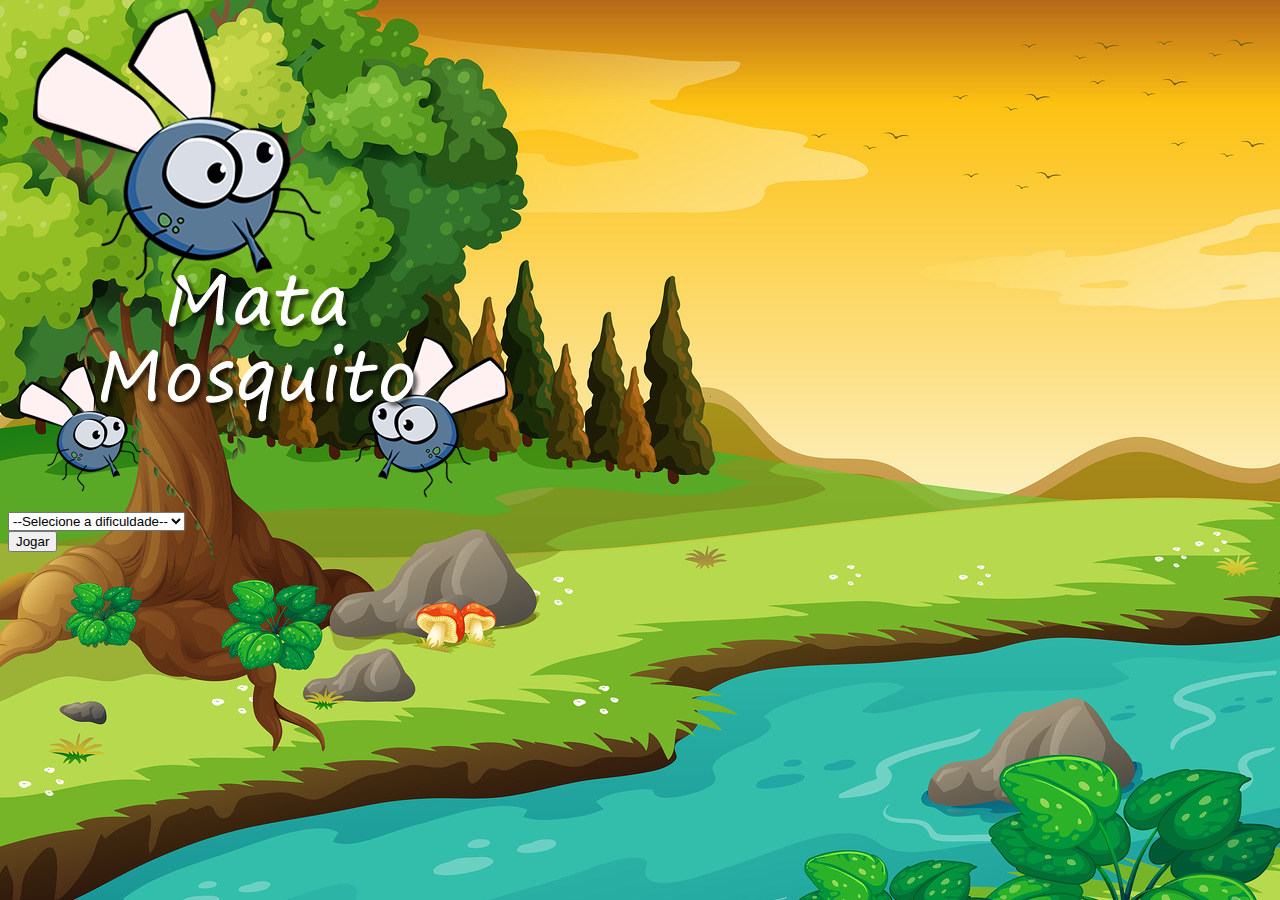
<file: index.html>
<!DOCTYPE html>
<html lang="en">
  <head>
    <meta charset="UTF-8" />
    <meta name="viewport" content="width=device-width, initial-scale=1.0" />
    <title>Document</title>
    <link
      rel="stylesheet"
      href="https://cdn.jsdelivr.net/npm/bootstrap@4.6.2/dist/css/bootstrap.min.css"
      integrity="sha384-xOolHFLEh07PJGoPkLv1IbcEPTNtaed2xpHsD9ESMhqIYd0nLMwNLD69Npy4HI+N"
      crossorigin="anonymous"
    />
    <link rel="stylesheet" href="style.css" />
  </head>
  <body>
    <div class="container">
      <div class="row">
        <div class="col">
          <div class="d-flex justify-content-center">
            <img src="img/game.png" alt="" />
          </div>
        </div>
      </div>
      <div class="row mt-5">
        <div class="col">
          <div class="d-flex justify-content-center">
            <div class="mb-2">
              <select class="form-control" id="nivel">
                <option value="">--Selecione a dificuldade--</option>
                <option value="medio">Medio</option>
                <option value="dificil">Dificil</option>
                <option value="chucknorris">Chuck Norris</option>
              </select>
            </div>
          </div>
        </div>
      </div>
      <div class="row">
        <div class="col">
          <div class="d-flex justify-content-center">
            <button
              type="button"
              class="btn btn-lg btn-danger"
              onclick="iniciarJogo()"
            >
              Jogar
            </button>
          </div>
        </div>
      </div>
    </div>
    <script>
      function iniciarJogo() {
        var nivel = document.getElementById("nivel").value;

        if (nivel === "") {
          document.getElementById('nivel').classList.add("is-invalid");
        } else {
          window.location.href = "jogo.html?" + nivel;
        }
      }
    </script>
  </body>
</html>
</file>
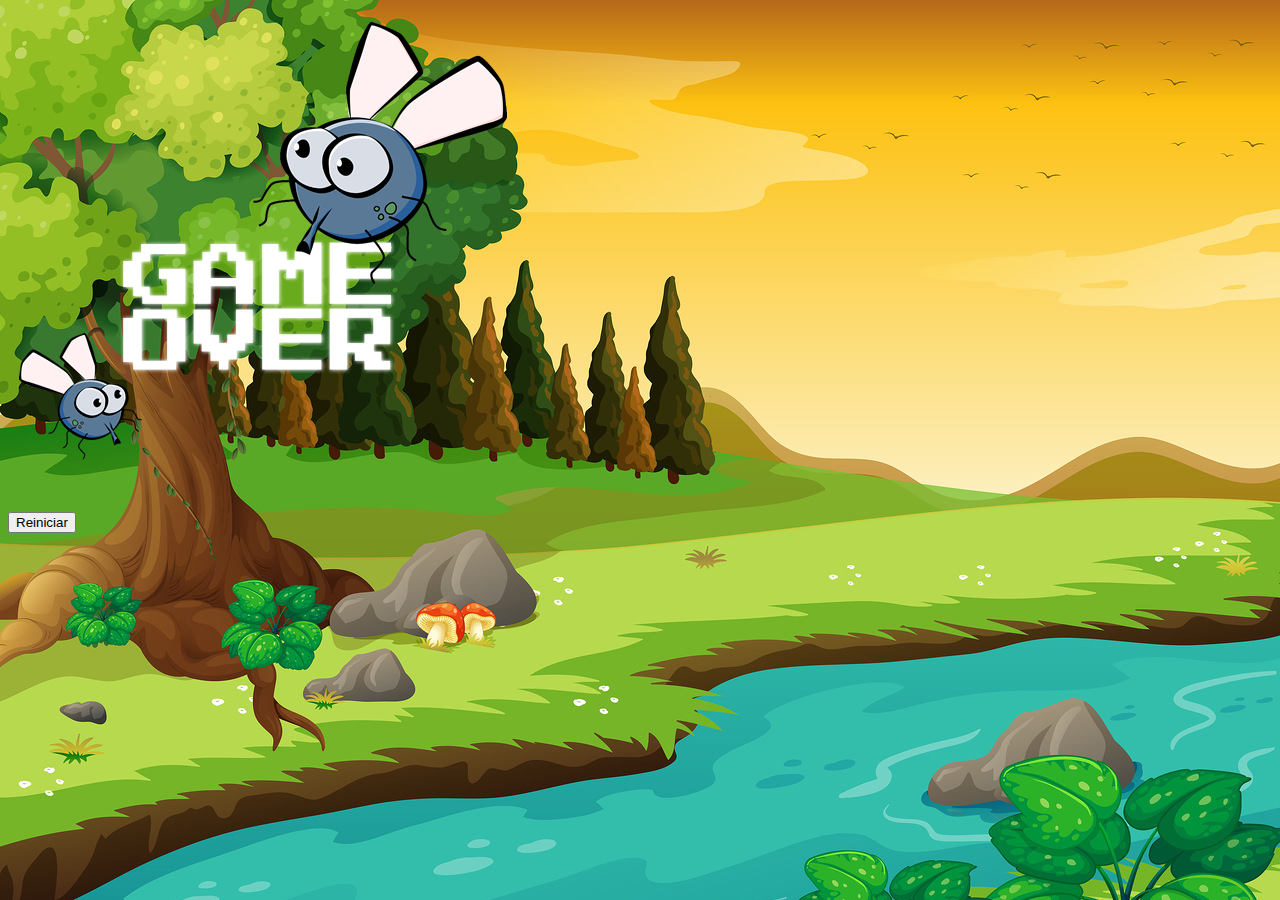
<file: fim_jogo.html>
<!DOCTYPE html>
<html lang="en">
  <head>
    <meta charset="UTF-8" />
    <meta name="viewport" content="width=device-width, initial-scale=1.0" />
    <title>Document</title>
    <link
      rel="stylesheet"
      href="https://cdn.jsdelivr.net/npm/bootstrap@4.6.2/dist/css/bootstrap.min.css"
      integrity="sha384-xOolHFLEh07PJGoPkLv1IbcEPTNtaed2xpHsD9ESMhqIYd0nLMwNLD69Npy4HI+N"
      crossorigin="anonymous"
    />
    <link rel="stylesheet" href="style.css" />
  </head>
  <body>
    <div class="container">
      <div class="row">
        <div class="col">
          <div class="d-flex justify-content-center">
            <img src="img/game_over.png" alt="" />
          </div>
        </div>
      </div>
      <div class="row">
        <div class="col">
          <div class="d-flex justify-content-center">
        <button type="button" class="btn btn-dark btn-lg" onclick="window.location.href = 'index.html'">Reiniciar</button>
          </div>
        </div>
      </div>
    </div>
  </body>
</html>
</file>
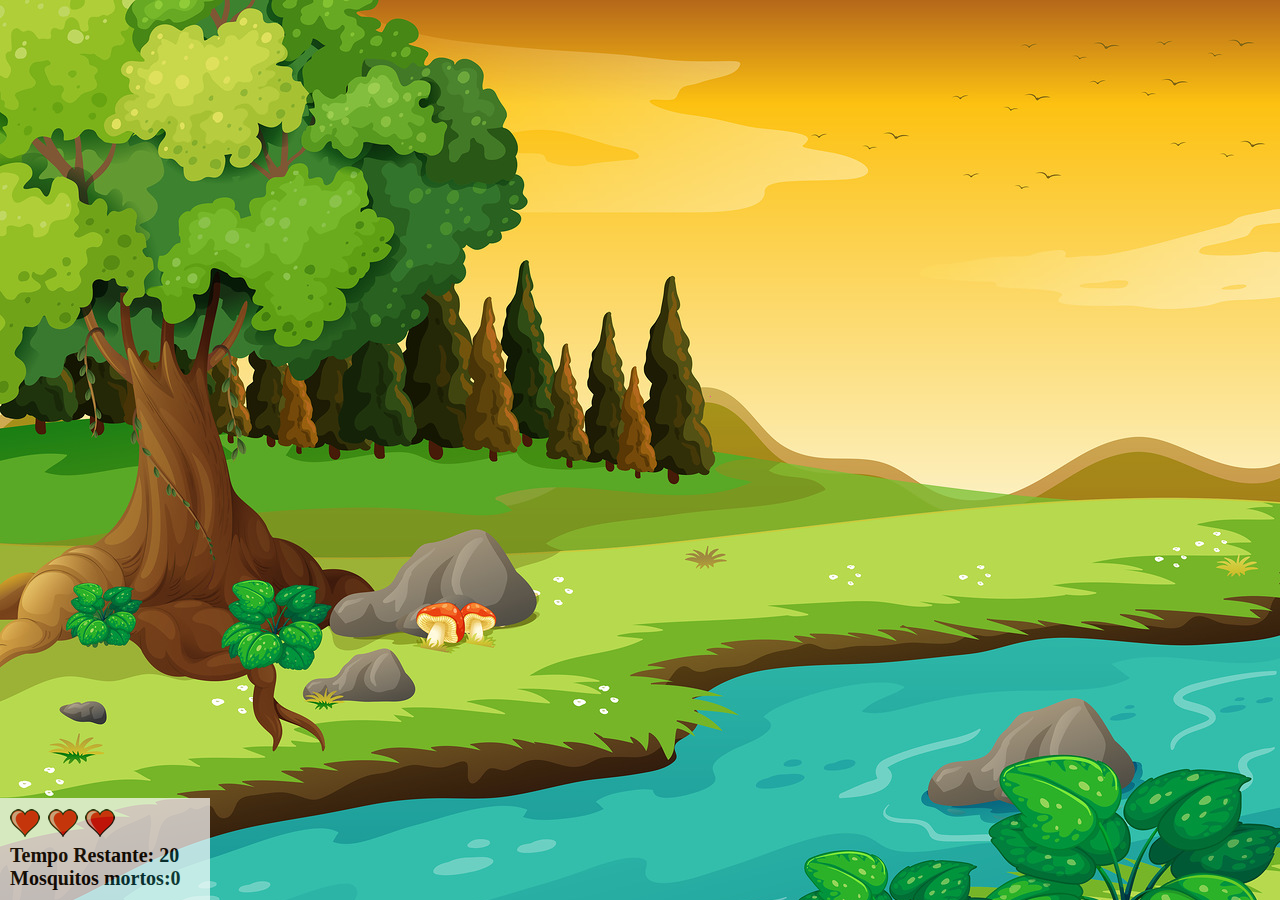
<file: jogo.html>
<!DOCTYPE html>
<html lang="en">
<head>
    <meta charset="UTF-8">
    <meta name="viewport" content="width=device-width, initial-scale=1.0">
    <title>Document</title>
    <link rel="stylesheet" href="style.css">
</head>
<body onresize="ajustarPalco()">
    <div class="painel">
        <div class="vida">
            <img id="v1" src="img/coracao_cheio.png">
            <img id="v2" src="img/coracao_cheio.png" alt="">
            <img id="v3" src="img/coracao_cheio.png" alt="">
        </div>
        <div class="cronometro">
            Tempo Restante: <span id="cronometro">20</span>
        </div>
        <div class="cronometro">
            <span id="contador" >Mosquitos mortos:0</span>
        </div>
    </div>
    <script src="jogo.js"></script>
</body>
</html>
</file>
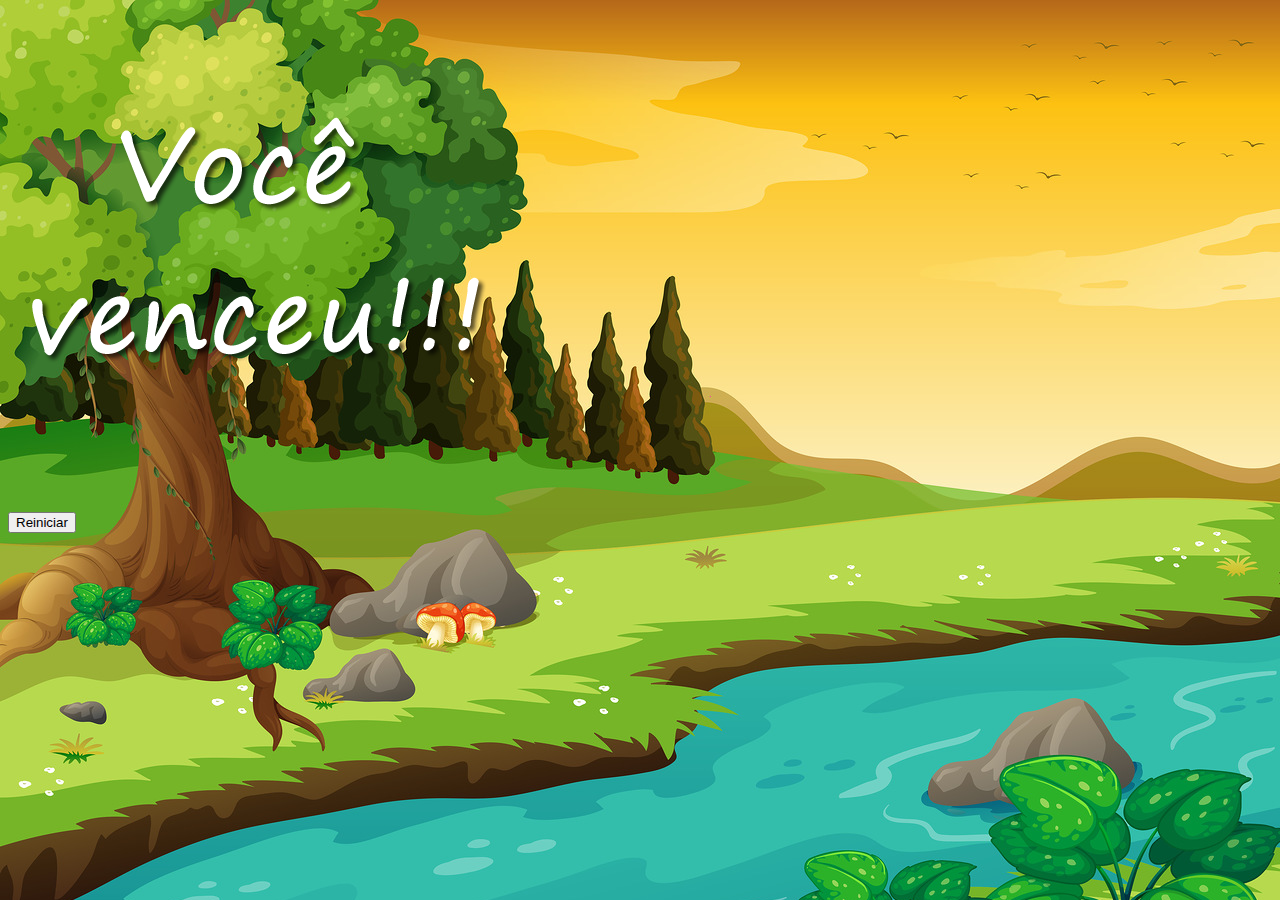
<file: vitoria.html>
<!DOCTYPE html>
<html lang="en">
  <head>
    <meta charset="UTF-8" />
    <meta name="viewport" content="width=device-width, initial-scale=1.0" />
    <title>Document</title>
    <link
      rel="stylesheet"
      href="https://cdn.jsdelivr.net/npm/bootstrap@4.6.2/dist/css/bootstrap.min.css"
      integrity="sha384-xOolHFLEh07PJGoPkLv1IbcEPTNtaed2xpHsD9ESMhqIYd0nLMwNLD69Npy4HI+N"
      crossorigin="anonymous"
    />
    <link rel="stylesheet" href="style.css" />
  </head>
  <body>
    <div class="container">
      <div class="row">
        <div class="col">
          <div class="justify-content-center d-flex">
            <img src="img/vitoria.png" alt="" />
          </div>
        </div>
      </div>
      <div class="row">
        <div class="col">
          <div class="d-flex justify-content-center">
            <button type="button" class="btn btn-lg btn-dark" onclick="window.location.href = 'index.html'">Reiniciar</button>
          </div>
        </div>
      </div>
    </div>
  </body>
</html>
</file>
<file: style.css>
html{
  cursor: url(img/mata_mosca.png) 30 30, auto;
}
body {
  background-image: url(img/bg.jpg);
  background-size: cover;
  background-repeat: no-repeat;
}
.mosquito1 {
  width: 100px;
  height: 100px;
  position: absolute;
}
.mosquito2 {
  width: 120px;
  height: 120px;
  position: absolute;
}
.mosquito3 {
  width: 150px;
  height: 150px;
  position: absolute;
}

.side1 {
  transform: scaleX(1);
}

.side2 {
  transform: scaleX(-1);
}
/* painel do game */

.painel {
  position: absolute;
  bottom: 0;
  left: 0;
  width: 190px;
  padding: 10px;
  border-top: 1px solid #fff;
  background-color: #fff;
  opacity: 0.7;
  display: flex;
  flex-direction: column;
}

.vida {
  font-size: 30px;
}
.cronometro {
  font-size: 20px;
  font-weight: bold;
}

/* cor do select casos invalido ou valido */
</file>
